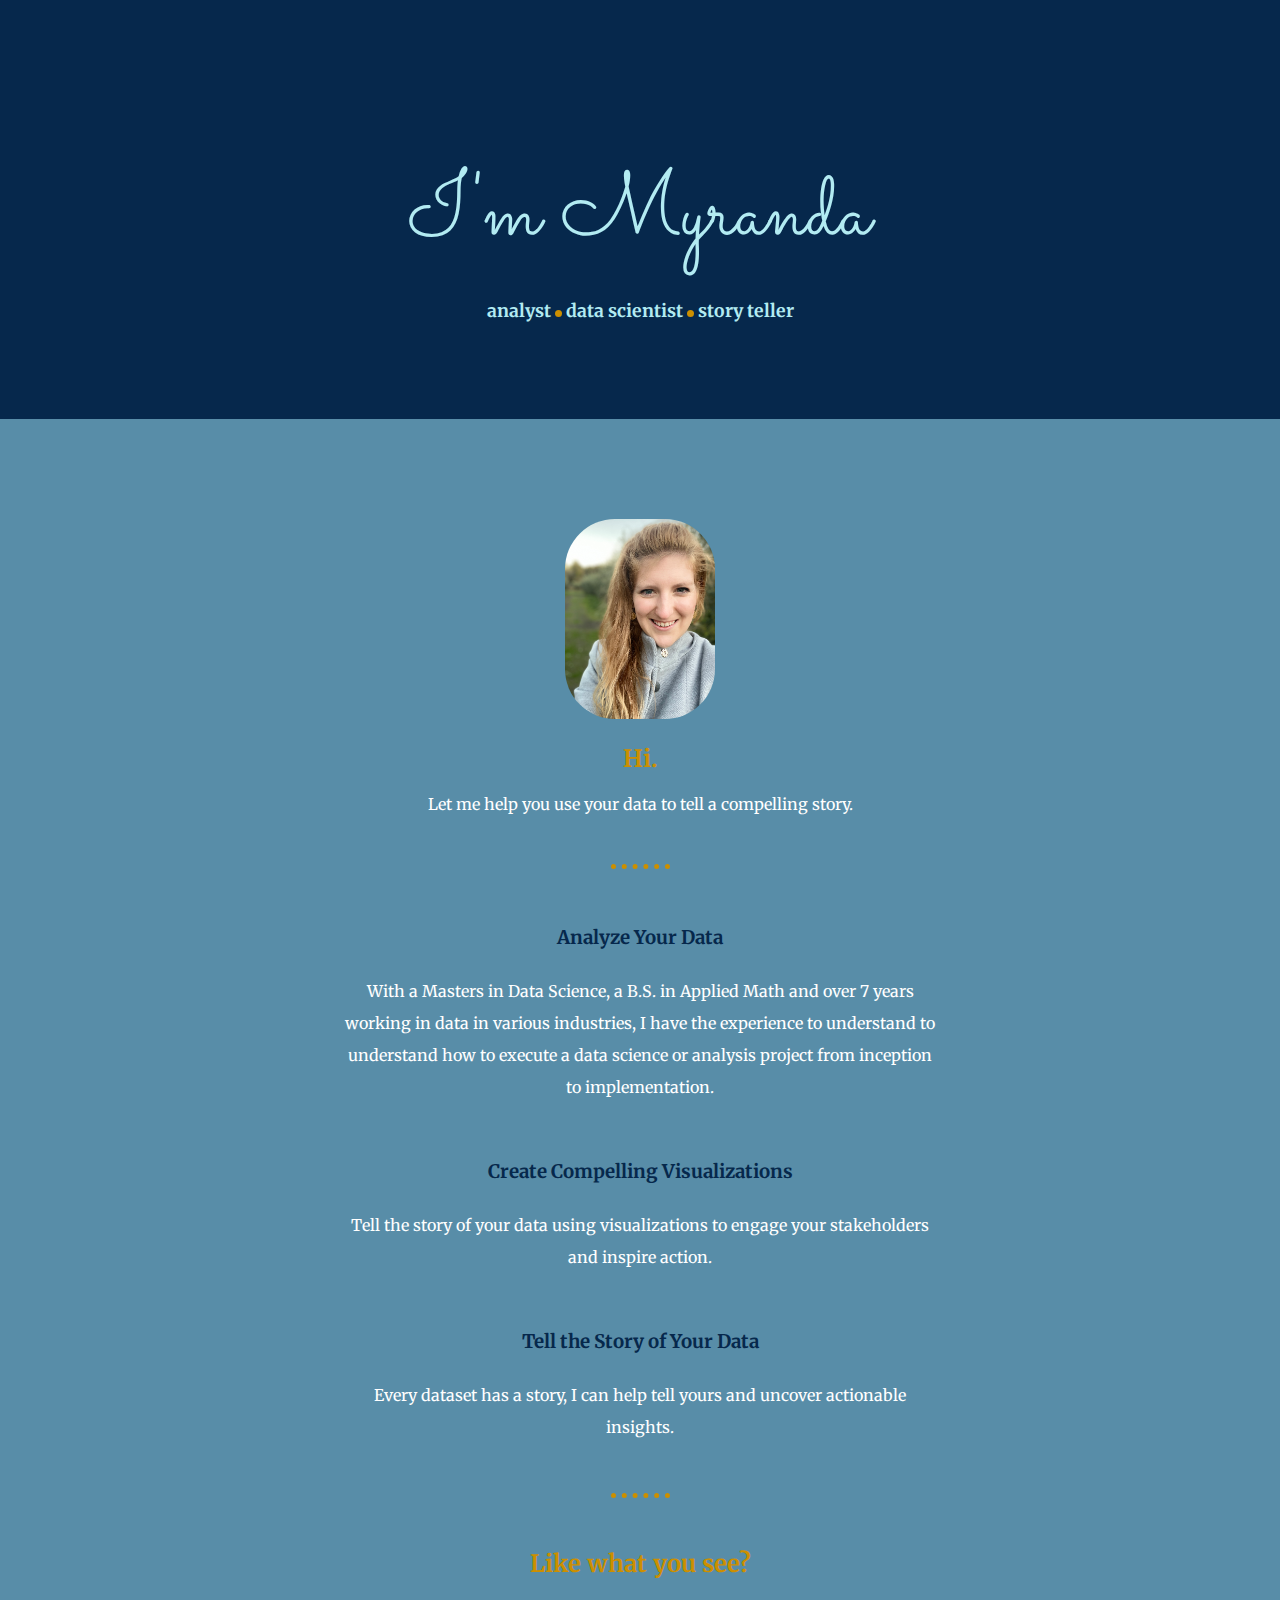
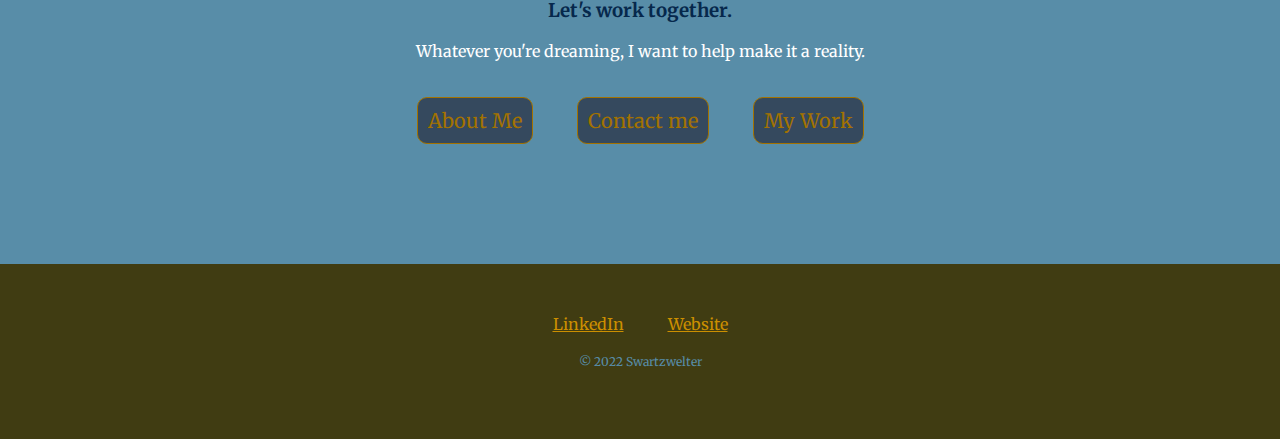
<file: index.html>
<!DOCTYPE html>
<html lang="en" dir="ltr">

<head>
  <meta charset="utf-8">
  <link rel="stylesheet" href="css/style.css">
  <link href="https://fonts.googleapis.com/css2?family=Merriweather&family=Montserrat&family=Sacramento&family=Pacifico&display=swap" rel="stylesheet">

  <title>Myranda Swartzwelter</title>
</head>

<body>
  <div class="top_container">



    <h1 class="header_intro">I'm Myranda</h1>

    <p class="header_desciption"> analyst  <span class="dot"></span>  data scientist  <span class="dot"></span>   story teller</p>


  </div>


<div class="middle_container">
  <div class="profile">
    <img class="myranda_olive" src="Images/myranda_smiling_olive.jpeg" alt="myranda smiling!" alt="" height="200" widht="200">
    <h2>Hi.</h2>
    <p>Let me help you use your data to tell a compelling story.</p>
  </div>

<hr>

  <div class="skills">

    <div class="skill-row">
      <h3>Analyze Your Data</h3>
      <p class="skill-desciption">With a Masters in Data Science, a B.S. in Applied Math and over 7 years working in data in various industries, I have the experience to understand
      to understand how to execute a data science or analysis project from inception to implementation.</p>
    </div>
    <div class="skill-row">
      <h3>Create Compelling Visualizations</h3>
      <p> Tell the story of your data using visualizations to engage your stakeholders and inspire action.</p>
    </div>
    <div class="skill-row">
      <h3>Tell the Story of Your Data</h3>
      <p>Every dataset has a story, I can help tell yours and uncover actionable insights.</p>
    </div>
  </div>

  <hr>

  <div class="contact-me">
    <h2>Like what you see?</h2>
    <h3>Let's work together.</h3>
    <p>Whatever you're dreaming, I want to help make it a reality.</p>
    <a class="btn" href="about_me.html">About Me</a>
    <a class="btn" href="contact_me.html">Contact me</a>
    <a class="btn" href="my_work.html">My Work</a>
  </div>

    </div>


<div class="bottom_container">



  <a class="footer-link" href="https://www.linkedin.com/in/myrandaswartzwelter/">LinkedIn</a>
  <a class="footer-link" href="https://www.myranda.org/">Website</a>
  <p class="copyright">© 2022 Swartzwelter</p>
</div>

</body>

</html>
</file>
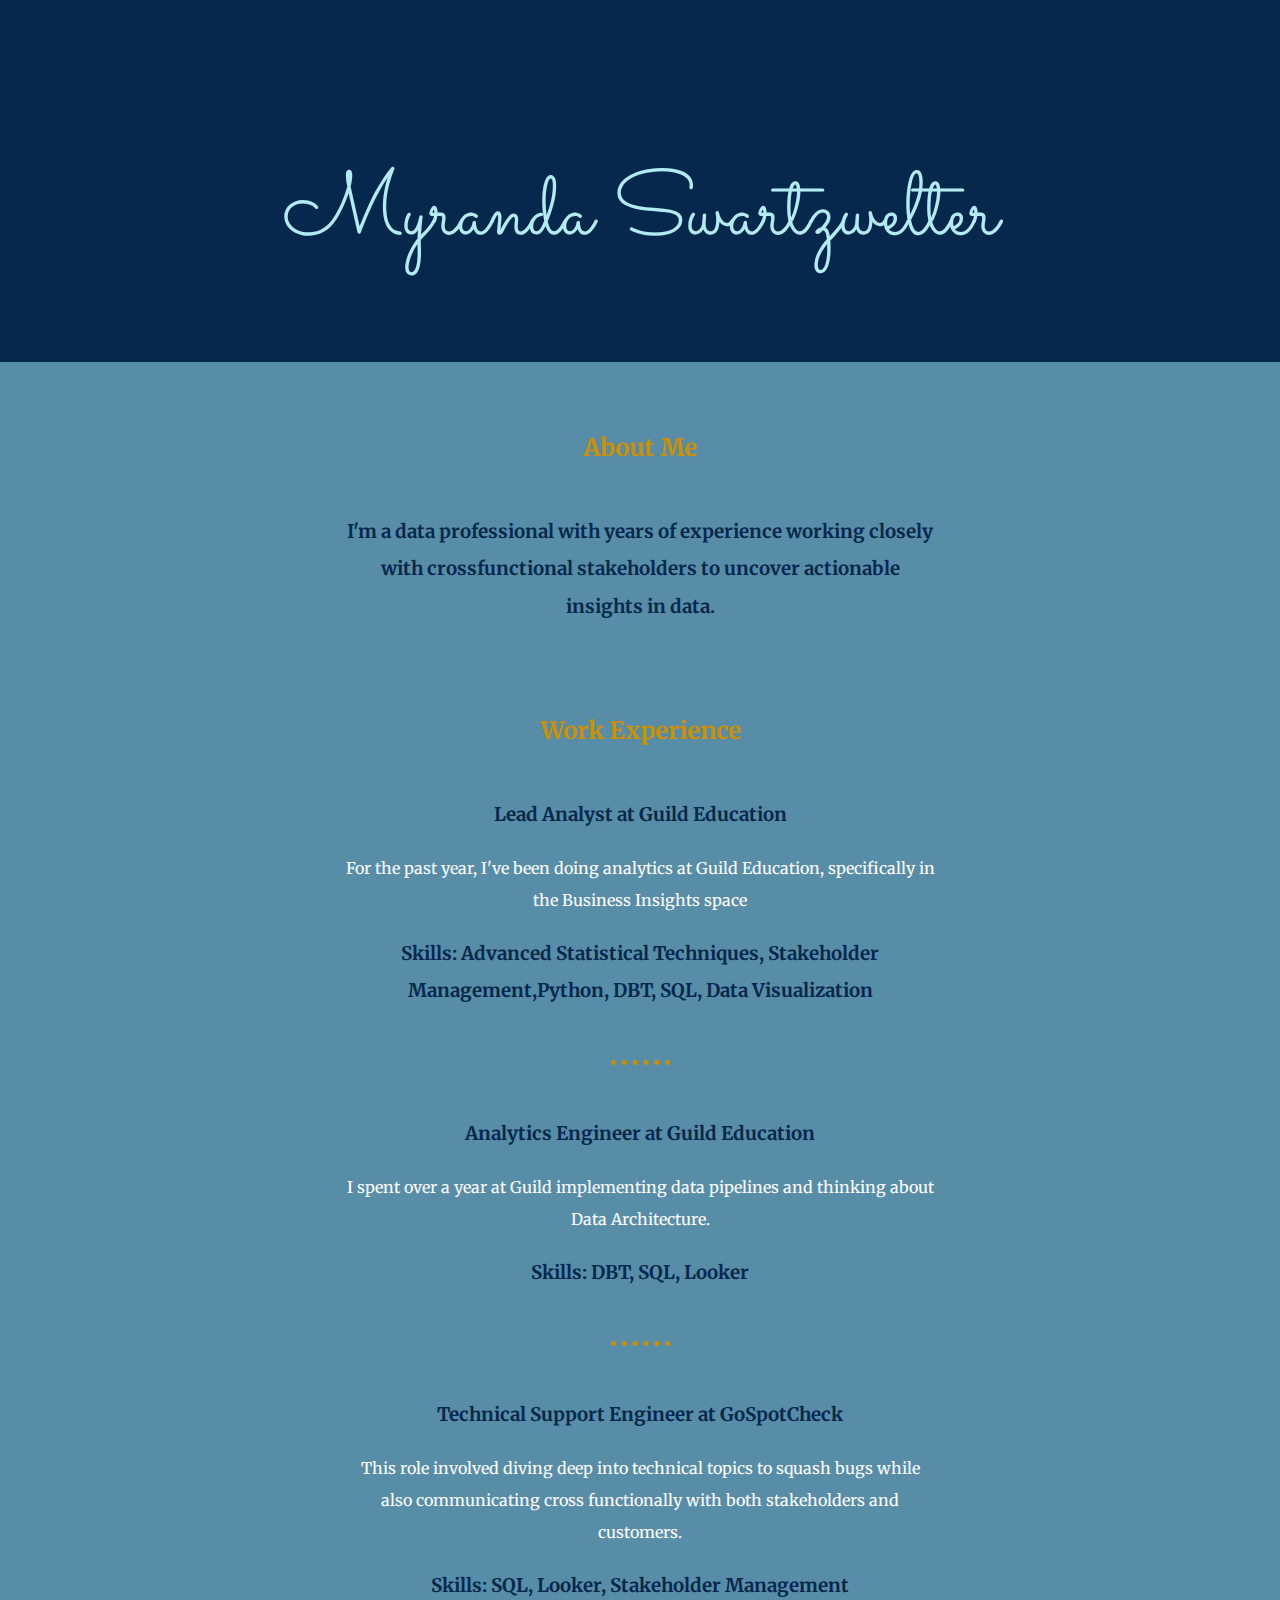
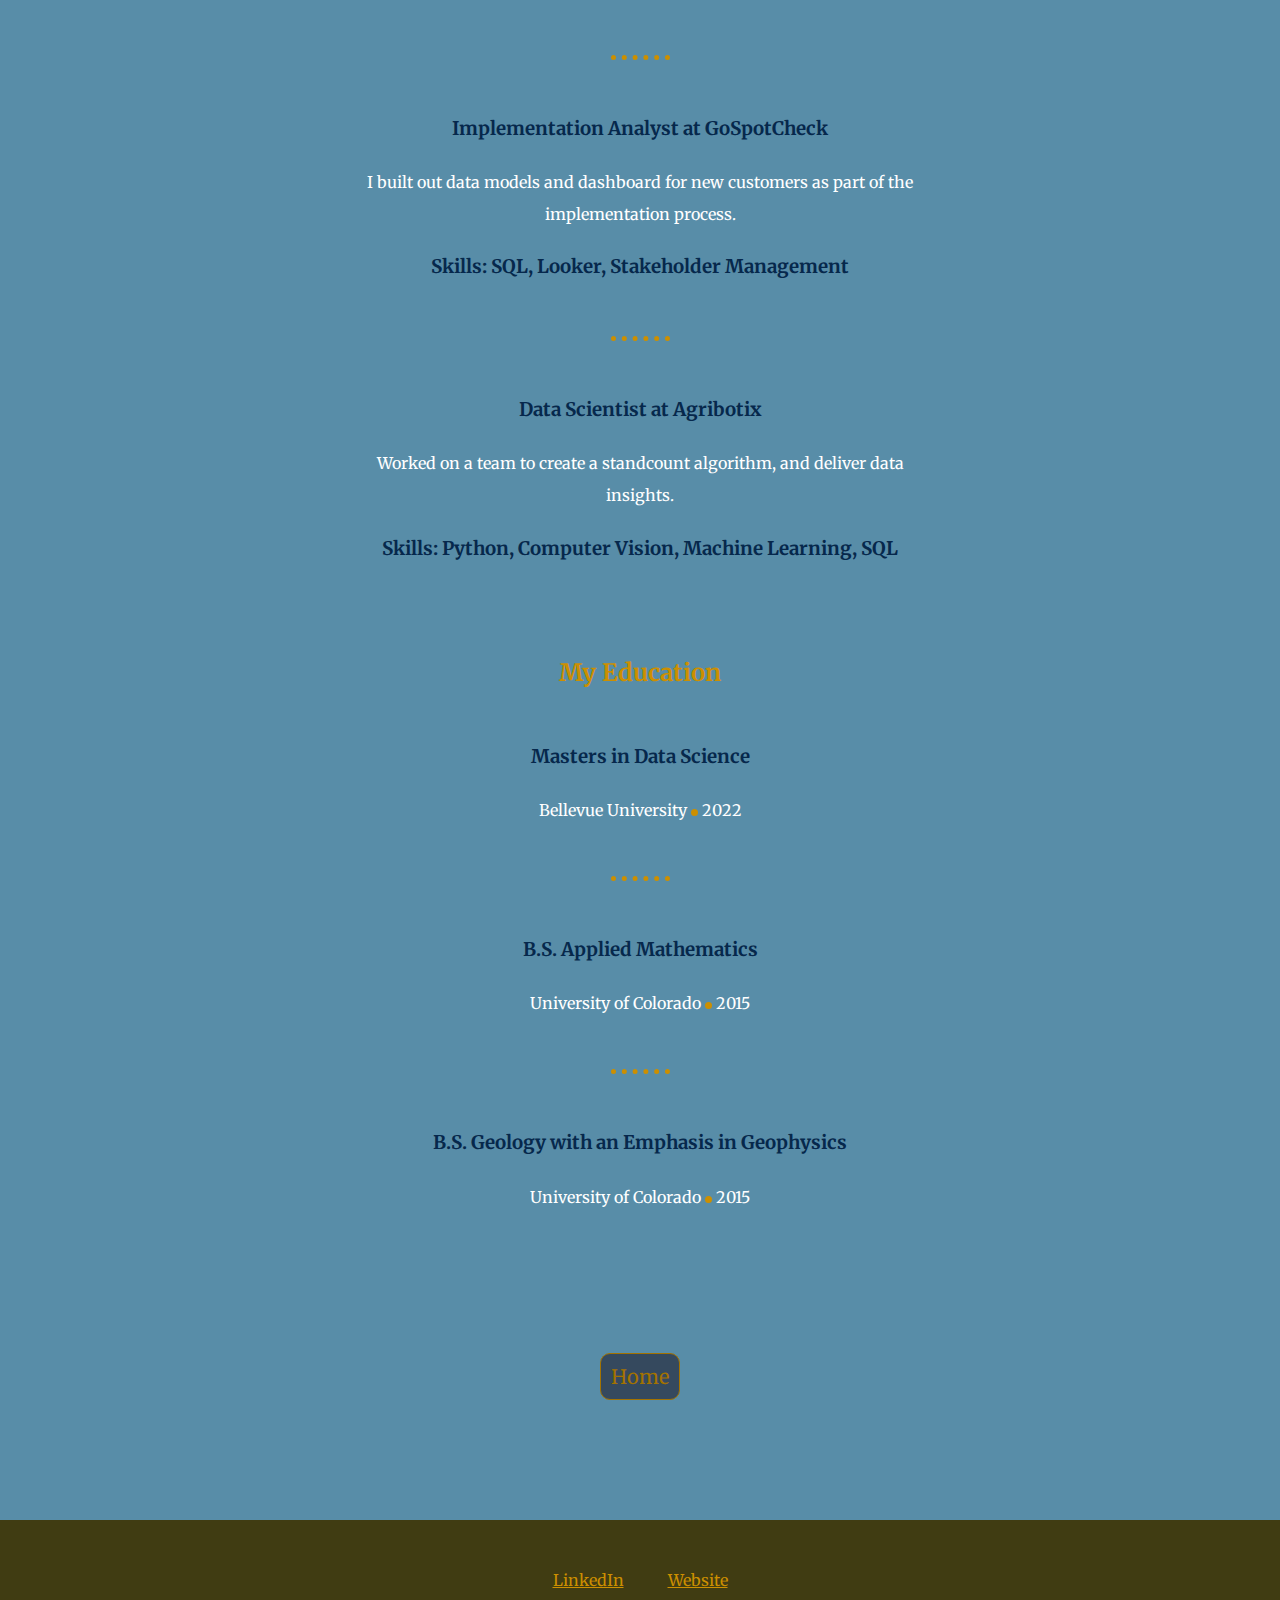
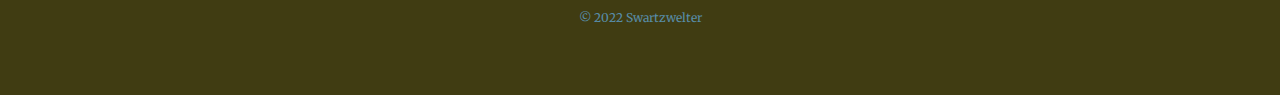
<file: about_me.html>
<!DOCTYPE html>
<html lang="en" dir="ltr">
  <head>
    <meta charset="utf-8">
    <link rel="stylesheet" href="css/style.css">
    <link href="https://fonts.googleapis.com/css2?family=Merriweather&family=Montserrat&family=Sacramento&family=Pacifico&display=swap" rel="stylesheet">
    <title>About me</title>
  </head>
  <body>
    
  <div class="top_container">



    <h1 class="header_intro">Myranda Swartzwelter</h1>

  </div>
    
<div class="middle_container">
  <div class="skills">
    <h2>About Me</h2>

    <div class="skill-row">
      <h3>I'm a data professional with years of experience working closely with crossfunctional stakeholders to uncover actionable insights in data.</h3>
    </div>
<br>
    
    <h2>Work Experience</h2>

    <div class="skill-row">
      <h3>Lead Analyst at Guild Education</h3>
      <p class="skill-desciption">For the past year, I've been doing analytics at Guild Education, specifically in the Business Insights space</p>
       <h3> Skills: Advanced Statistical Techniques, Stakeholder Management,Python, DBT, SQL, Data Visualization </h3>
    </div>
    
    <hr>
    
    <div class="skill-row">
      <h3>Analytics Engineer at Guild Education</h3>
      <p class="skill-desciption">I spent over a year at Guild implementing data pipelines and thinking about Data Architecture.</p>
      <h3> Skills: DBT, SQL, Looker </h3>

    </div>
    
    <hr>
    
    <div class="skill-row">
      <h3>Technical Support Engineer at GoSpotCheck </h3>
      <p class="skill-desciption">This role involved diving deep into technical topics to squash bugs while also communicating cross functionally with both stakeholders and customers. </p>
      <h3> Skills: SQL, Looker, Stakeholder Management </h3>
    </div>
    
        <hr>
    
    <div class="skill-row">
      <h3>Implementation Analyst at GoSpotCheck </h3>
      <p class="skill-desciption">I built out data models and dashboard for new customers as part of the implementation process. </p>
      <h3> Skills: SQL, Looker, Stakeholder Management </h3>
    </div>
    
        <hr>
    
    <div class="skill-row">
      <h3>Data Scientist at Agribotix </h3>
      <p class="skill-desciption">Worked on a team to create a standcount algorithm, and deliver data insights.</p>
      <h3> Skills: Python, Computer Vision, Machine Learning, SQL </h3>
    </div>
<br>      
     <h2>My Education</h2>

    <div class="skill-row">
      <h3>Masters in Data Science </h3>
      <p class="skill-desciption"> Bellevue University  <span class="dot"></span>  2022</p>

    </div>
    
    <hr>
    
    <div class="skill-row">
      <h3>B.S. Applied Mathematics</h3>
      <p class="skill-desciption">University of Colorado <span class="dot"></span>  2015</p>

    </div>
      
     <hr>
    
    <div class="skill-row">
      <h3>B.S. Geology with an Emphasis in Geophysics</h3>
      <p class="skill-desciption">University of Colorado <span class="dot"></span>  2015</p>

    </div>
      
  </div>
                
      <br>        
      <div class="contact-me">
      <a class="btn" href="index.html">Home</a>
      </div>
  </div>
    
  
<div class="bottom_container">



  <a class="footer-link" href="https://www.linkedin.com/in/myrandaswartzwelter/">LinkedIn</a>
  <a class="footer-link" href="https://www.myranda.org/">Website</a>
  <p class="copyright">© 2022 Swartzwelter</p>
</div>



  </body>
</html>
</file>
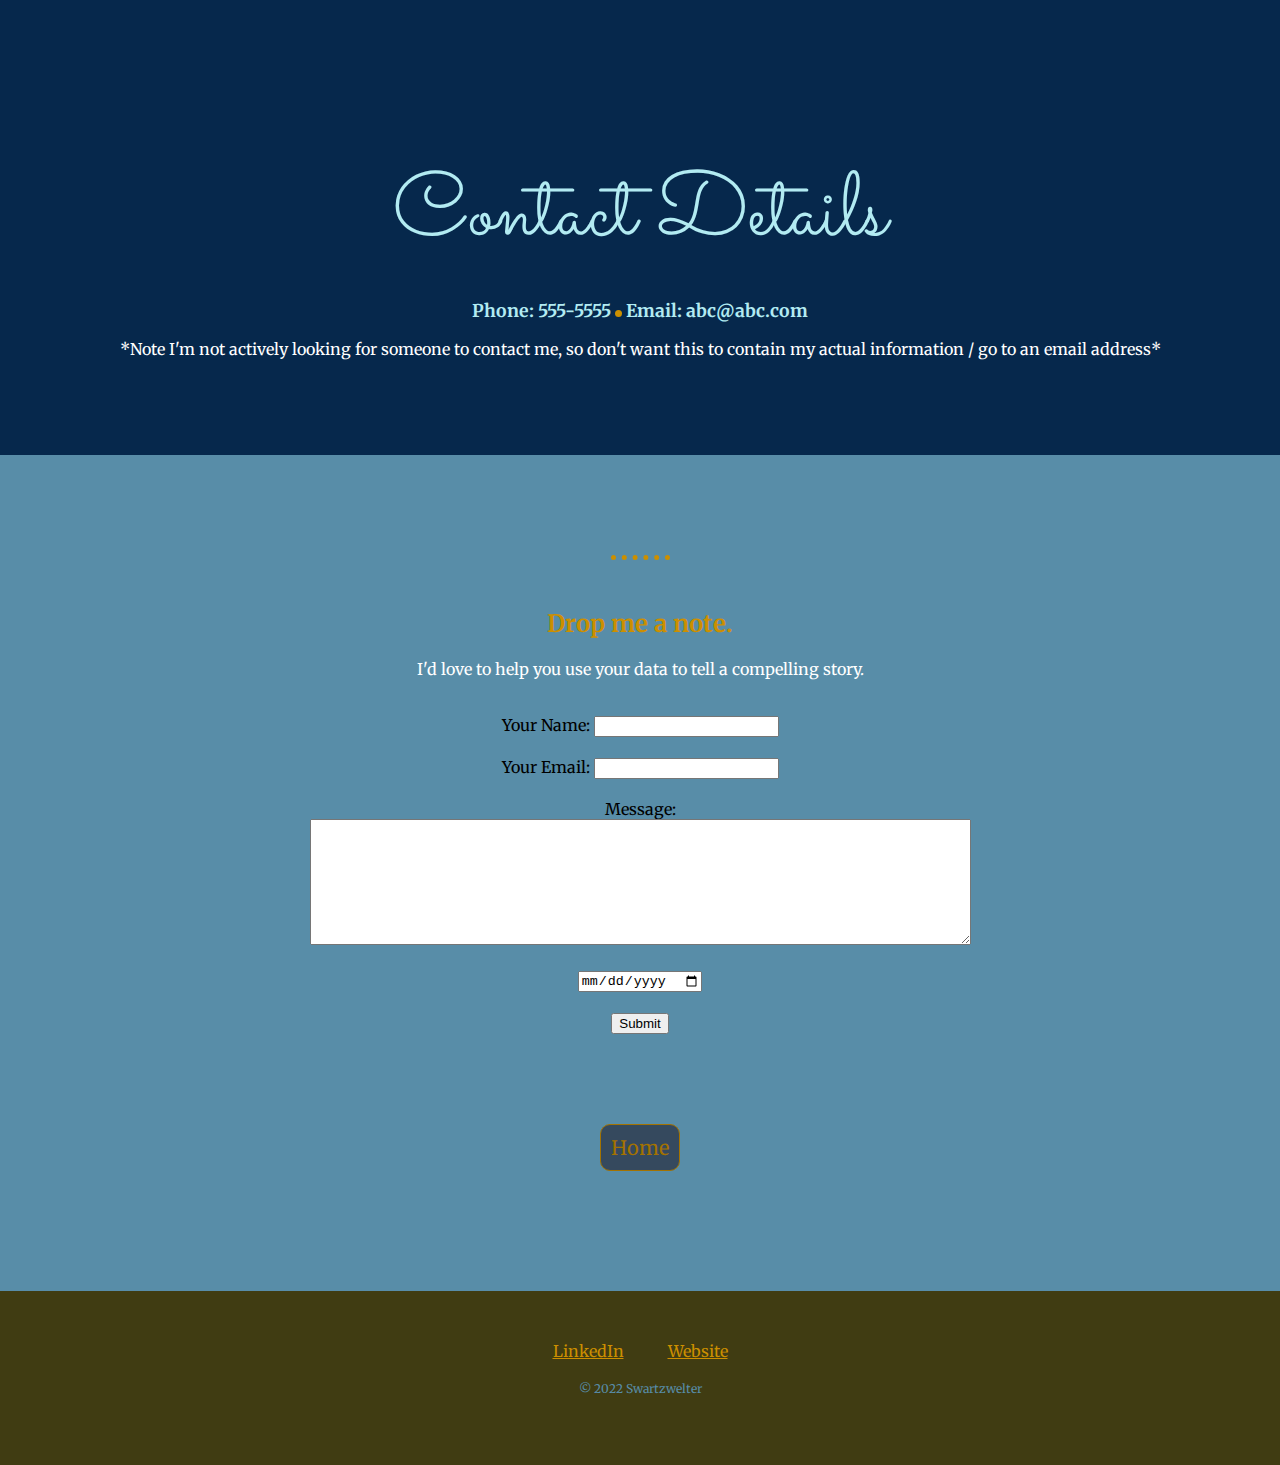
<file: contact_me.html>
<!DOCTYPE html>
<html lang="en" dir="ltr">
  <head>
    <meta charset="utf-8">
    <link rel="stylesheet" href="css/style.css">
    <link href="https://fonts.googleapis.com/css2?family=Merriweather&family=Montserrat&family=Sacramento&family=Pacifico&display=swap" rel="stylesheet">
    <title>Get in touch!</title>
  </head>

  <body>
    
  <div class="top_container">



    <h1 class="header_intro">Contact Details</h1>

    <p class="header_desciption"> Phone: 555-5555  <span class="dot"></span>  Email: abc@abc.com </p>
    <p> *Note I'm not actively looking for someone to contact me, so don't want this to contain my actual information / go to an email address*</p>


  </div>

 <div class="middle_container">
  <div class="profile">
<hr>
    <br>
    <h2>Drop me a note.</h2>
    <p>I'd love to help you use your data to tell a compelling story.</p>
    <br>
    
<form class="" action="mailto:test@test.com" method="post" enctype="text/plain">
  <label>Your Name:</label>
  <input type="text" name="yourName" value="">
  <br> <br>
  <label for="">Your Email:</label>
  <input type="email" name="yourEmail" value="">
  <br><br>
  <label for="">Message:</label><br>
  <textarea name="yourMessage" rows="8" cols="80"></textarea>
  <br><br>
  <input type="date" name="" value="">
  <br><br>
  <input type="submit" name="" value="Submit">

</form>

      <br>        
      <div class="contact-me">
      <a class="btn" href="index.html">Home</a>
      </div>
    
   </div>
  </div>
    
  <div class="bottom_container">
  <a class="footer-link" href="https://www.linkedin.com/in/myrandaswartzwelter/">LinkedIn</a>
  <a class="footer-link" href="https://www.myranda.org/">Website</a>
  <p class="copyright">© 2022 Swartzwelter</p>
</div>   
  </body>
</html>
</file>
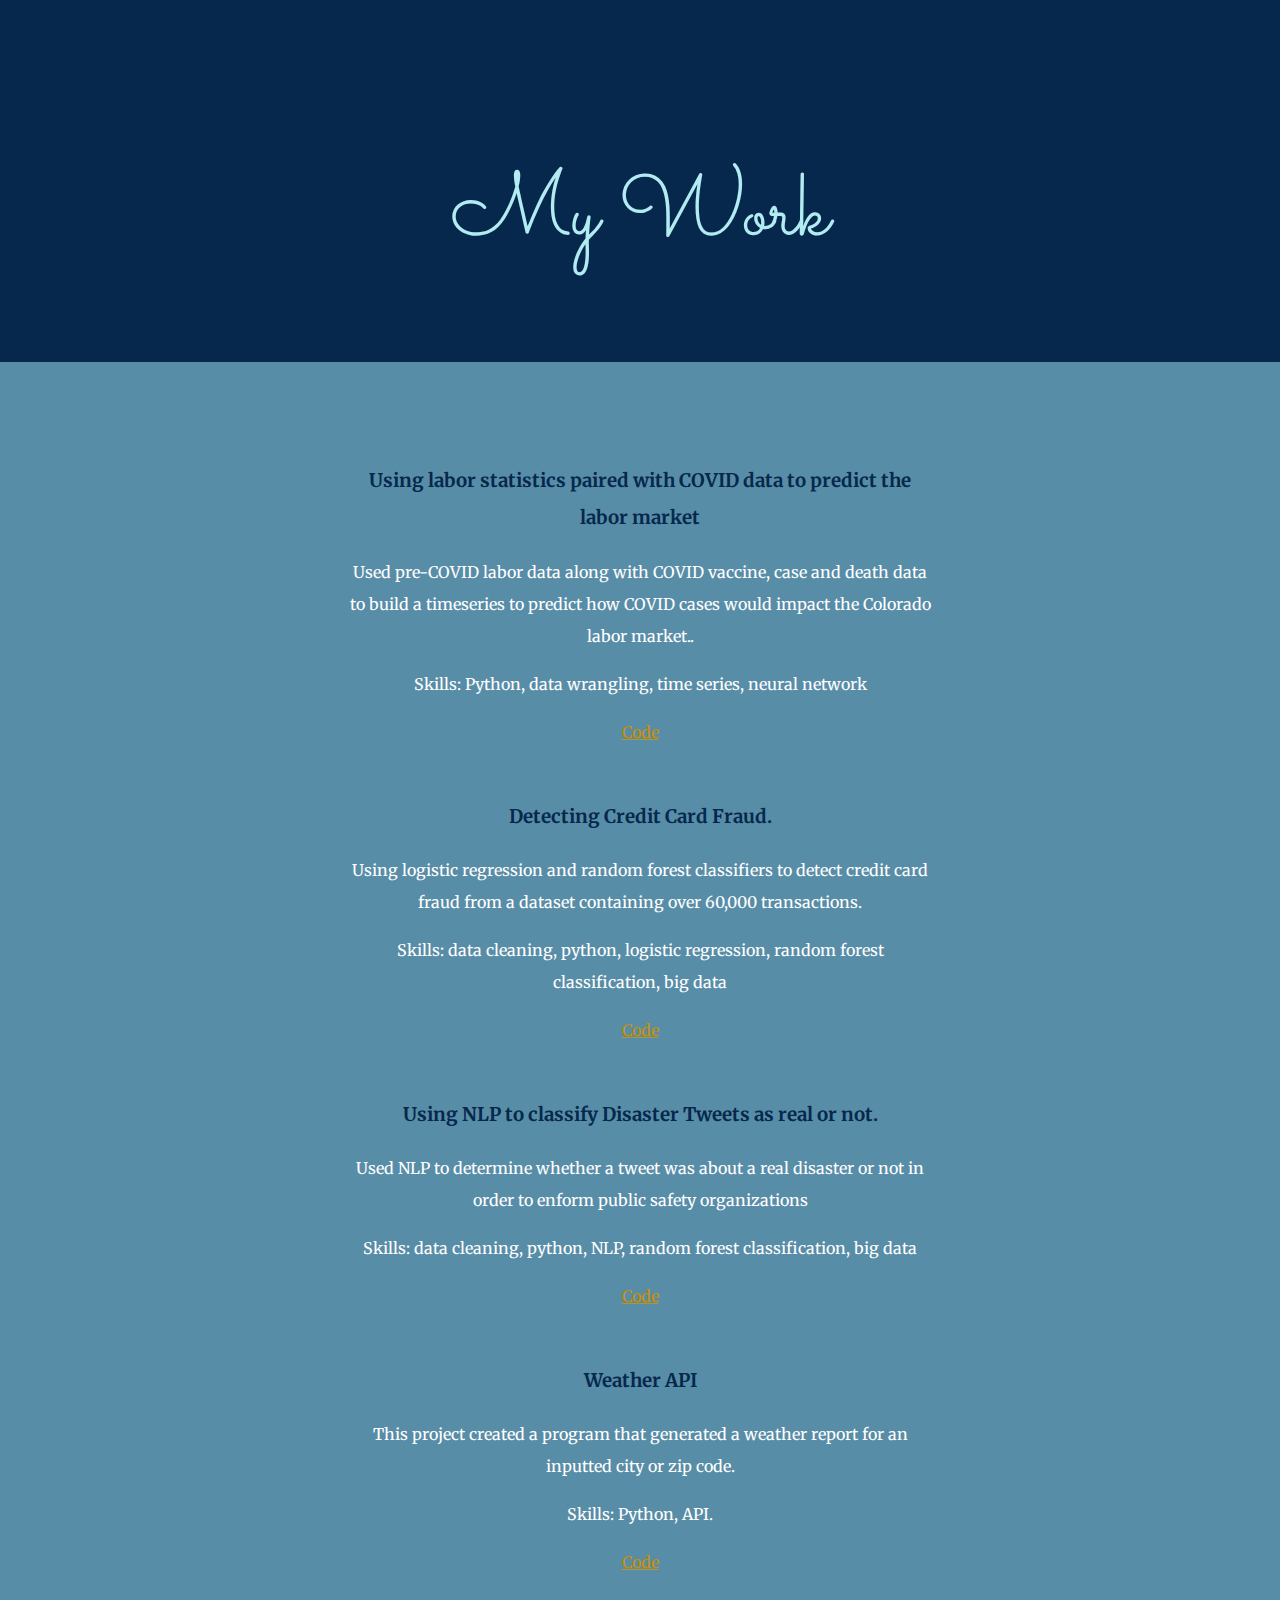
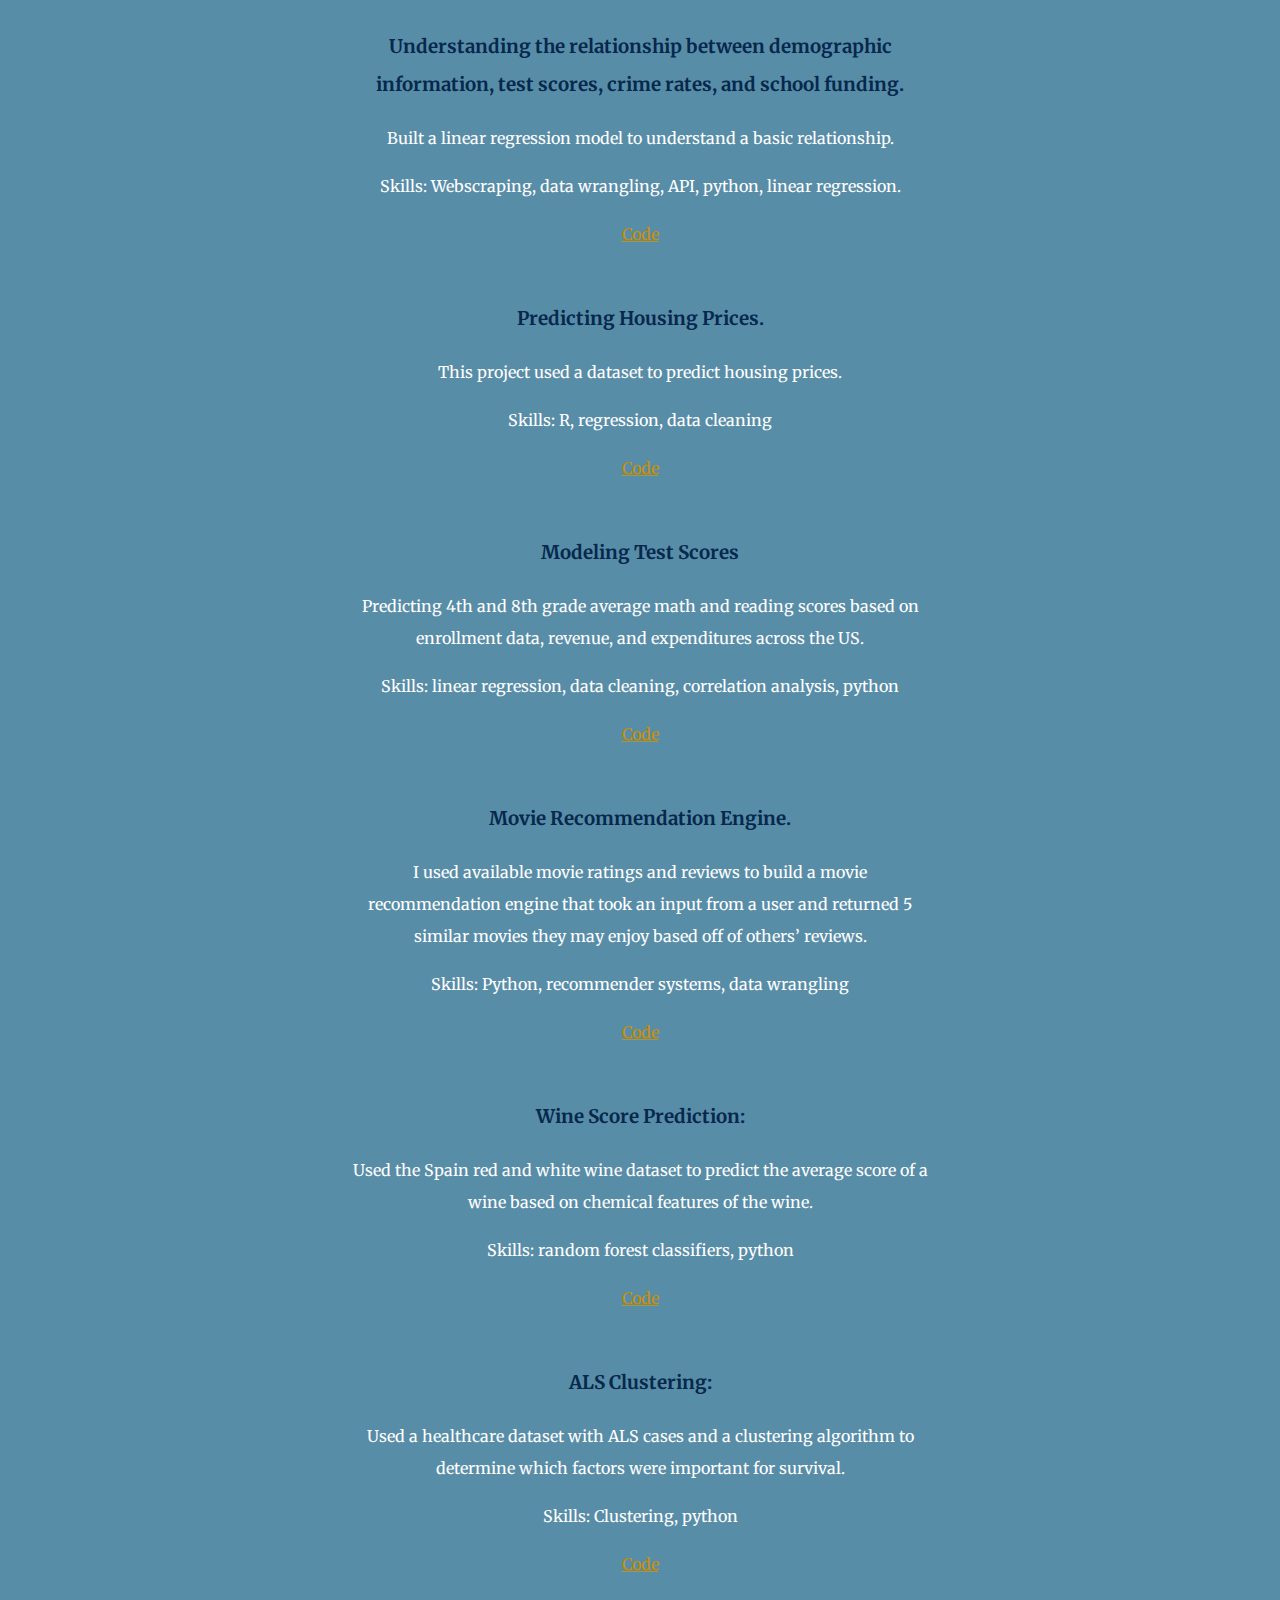
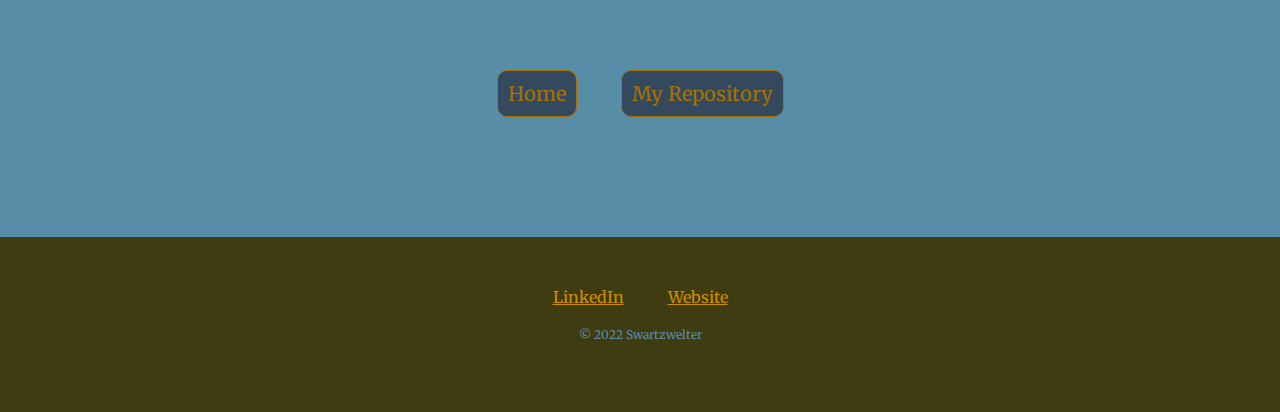
<file: my_work.html>
<!DOCTYPE html>
<html lang="en" dir="ltr">
  <head>
    <meta charset="utf-8">
    <link rel="stylesheet" href="css/style.css">
    <link href="https://fonts.googleapis.com/css2?family=Merriweather&family=Montserrat&family=Sacramento&family=Pacifico&display=swap" rel="stylesheet">
    <title>My Work!</title>
  </head>
  <body>
  <div class="top_container">



    <h1 class="header_intro">My Work</h1>

  </div>

<div class="middle_container">


  <div class="skills">

    <div class="skill-row">
      <h3> Using labor statistics paired with COVID data to predict the labor market</h3>
      <p class="skill-desciption">Used pre-COVID labor data along with COVID vaccine, case and death data to build a timeseries to predict how COVID cases would impact the Colorado labor market..</p>
      <p class="skill-desciption">Skills: Python, data wrangling, time series, neural network</p>
      <a class="footer-link" href="https://github.com/iheartpeaches/data_science_portfolio/blob/main/analytics_code/covid_labor_market_lstm.ipynb">Code</a>
    </div>

    <div class="skill-row">
      <h3> Detecting Credit Card Fraud. </h3>
      <p class="skill-desciption"> Using logistic regression and random forest classifiers to detect credit card fraud from a dataset containing over 60,000 transactions. </p>
      <p class="skill-desciption">Skills: data cleaning, python, logistic regression, random forest classification, big data</p>
      <a class="footer-link" href="https://github.com/iheartpeaches/data_science_portfolio/blob/main/analytics_code/credit_card_Fraud.ipynb">Code</a>
    </div>

    <div class="skill-row">
      <h3> Using NLP to classify Disaster Tweets as real or not. </h3>
      <p class="skill-desciption"> Used NLP to determine whether a tweet was about a real disaster or not in order to enform public safety organizations</p>
      <p class="skill-desciption">Skills: data cleaning, python, NLP, random forest classification, big data</p>
      <a class="footer-link" href="https://github.com/iheartpeaches/data_science_portfolio/blob/main/analytics_code/nlp_disaster_tweets.ipynb">Code</a>
    </div>

    <div class="skill-row">
      <h3>Weather API</h3>
      <p class="skill-desciption">This project created a program that generated a weather report for an inputted city or zip code.</p>
      <p class="skill-desciption">Skills: Python, API.</p>
      <a class="footer-link" href="https://github.com/iheartpeaches/data_science_portfolio/blob/main/analytics_code/weather_api.py">Code</a>
    </div>

    <div class="skill-row">
      <h3>Understanding the relationship between demographic information, test scores, crime rates, and school funding.</h3>
      <p class="skill-desciption"> Built a linear regression model to understand a basic relationship.</p>
      <p class="skill-desciption">Skills: Webscraping, data wrangling, API, python, linear regression.</p>
      <a class="footer-link" href="https://github.com/iheartpeaches/data_science_portfolio/blob/main/analytics_code/education_visualization.ipynb">Code</a>
    </div>

    <div class="skill-row">
      <h3>Predicting Housing Prices.</h3>
      <p class="skill-desciption"> This project used a dataset to predict housing prices.</p>
      <p class="skill-desciption">Skills: R, regression, data cleaning</p>
      <a class="footer-link" href="https://github.com/iheartpeaches/data_science_portfolio/blob/main/analytics_code/housing_MSwartzwelter.R">Code</a>
    </div>

    <div class="skill-row">
      <h3>Modeling Test Scores</h3>
      <p class="skill-desciption"> Predicting 4th and 8th grade average math and reading scores based on enrollment data, revenue, and expenditures across the US.</p>
      <p class="skill-desciption">Skills: linear regression, data cleaning, correlation analysis, python</p>
      <a class="footer-link" href="https://github.com/iheartpeaches/data_science_portfolio/blob/main/analytics_code/education_enrollment_financial_analysis.ipynb">Code</a>
    </div>

    <div class="skill-row">
      <h3> Movie Recommendation Engine.</h3>
      <p class="skill-desciption"> I used available movie ratings and reviews to build a movie recommendation engine that took an input from a user and returned 5 similar movies they may enjoy based off of others’ reviews.</p>
      <p class="skill-desciption">Skills: Python, recommender systems, data wrangling</p>
      <a class="footer-link" href="https://github.com/iheartpeaches/data_science_portfolio/blob/main/analytics_code/nlp_movie_recommendation.ipynb">Code</a>
    </div>

    <div class="skill-row">
      <h3> Wine Score Prediction:</h3>
      <p class="skill-desciption">Used the Spain red and white wine dataset to predict the average score of a wine based on chemical features of the wine.</p>
      <p class="skill-desciption"> Skills: random forest classifiers, python</p>
      <a class="footer-link" href="https://github.com/iheartpeaches/data_science_portfolio/blob/main/analytics_code/wine_quality.ipynb">Code</a>
    </div>


    <div class="skill-row">
      <h3> ALS Clustering:</h3>
      <p class="skill-desciption">Used a healthcare dataset with ALS cases and a clustering algorithm to determine which factors were important for survival.</p>
      <p class="skill-desciption"> Skills: Clustering, python</p>
      <a class="footer-link" href="https://github.com/iheartpeaches/data_science_portfolio/blob/main/analytics_code/als_clustering.ipynb">Code</a>
    </div>



  </div>
  <div class="contact-me">
      <br>

      <a class="btn" href="index.html">Home</a>

      <a class="btn" href="https://github.com/iheartpeaches/data_science_portfolio/blob/main/analytics_code/">My Repository</a>
      </div>

    </div>

  <div class="bottom_container">
  <a class="footer-link" href="https://www.linkedin.com/in/myrandaswartzwelter/">LinkedIn</a>
  <a class="footer-link" href="https://www.myranda.org/">Website</a>
  <p class="copyright">© 2022 Swartzwelter</p>
</div>
  </body>
</html>
</file>
<file: css/style.css>
body{
  margin: 0px;
  text-align: center;
  font-family: 'Merriweather', serif;
}

h1 {
  margin-top: 0px;
  margin: 0 auto 0 auto;
}

h2{
  color: #CC8F00;
}

h3 {
  color: #06284C;;
}
p{
  display: block;
  color: white;
}


img{
  display: inline-block;;
}
/* Classes */

a {
  color: #CC8F00;
  margin: 20px;
}

a:hover {
  color: #588da8;
}

hr {
  border-style: dotted none none  ;
  border-color: #CC8F00;
  border-width: 5px;
  height: 0;
  width: 5%;
}


.top_container {
background-color: #06284C;
 padding: 100px 50px 80px 50px;
 position: relative;
}

.middle_container {

  background-color: #588da8;
   padding: 50px;


   border: 10px,20px,10px,20px;


}

.second_middle_container{
  background-color: #403C12;
  padding: 50px;

  border: 10px,20px,20px,20px;
  border-style: solid;
}

.bottom_container{
  background-color: #403C12;
  padding: 50px;

  border: 10px,20px,20px,20px;
}

.header_intro {
/*font-family: 'Pacifico', cursive;*/
font-size: 5.625rem;
margin-top: 50px;
font-family: 'Sacramento', cursive;
font-weight: normal;
color: #b2ebf2
}

.header_desciption {
font-size: 1.10rem;
color: #b2ebf2;
font-weight: bold;
}

.top_cloud {
  position: absolute;
  left: 12%;
  top: 0;

}
.bottom_cloud {
  position: absolute;
  right: 10%;
  top: 300px;
}

.mountain_header {
  position: relative;
  margin-top: 50px;
  top: 50px;
}

.myranda_olive {
  border-radius: 50px;
}

.dot {
  height: 7px;
  width: 7px;
  background-color: #CC8F00;
  border-radius: 50%;
  display: inline-block;
}


.profile{

  margin: 50px  auto 50px auto;
}

.skill-row {
width: 50%;
margin: 50px  auto 50px auto;
text-align: center;
line-height: 2;
}


.skill-cloud {
  width: 25%;
  float: left;
  margin-right: 30px;
}

.skill-mt {
  width: 25%;
  float: right;
  margin-left: 30px;
}


.contact-me {
  margin: 50px auto 50px auto;
}


.btn {
background: #35495e;
border-radius: 10px;
color: #A37200;
font-family: 'Merriweather', serif;
font-size: 20px;
font-weight: 50em;
padding: 10px;
border: solid  1px;
text-decoration: none;
display: inline-block;
cursor: pointer;
text-align: center;
}

.copyright {
color:  #588da8;
font-size: .75em;
margin:20px;
}

.btn:hover {
border: solid #337FED 1px;
   background: #1E62D0;
   background-image: -webkit-linear-gradient(top, #1E62D0, #3D94F6);
   background-image: -moz-linear-gradient(top, #1E62D0, #3D94F6);
   background-image: -ms-linear-gradient(top, #1E62D0, #3D94F6);
   background-image: -o-linear-gradient(top, #1E62D0, #3D94F6);
   background-image: linear-gradient(to bottom, #1E62D0, #3D94F6);
   -webkit-border-radius: 20px;
   -moz-border-radius: 20px;
   border-radius: 20px;
   text-decoration: none;
}

/*pink: #ee8572

blue: #35495e

main blue: 588da8

dark green: #347474

aqua:#347474

dark blue: #06284C

gold: #A37200 #CC8F00

dark olive: #403C12

lighter olive: #5F5A1B

dark cadet: #729EA1

blizzard blue: #B2EBF2

*/
</file>
